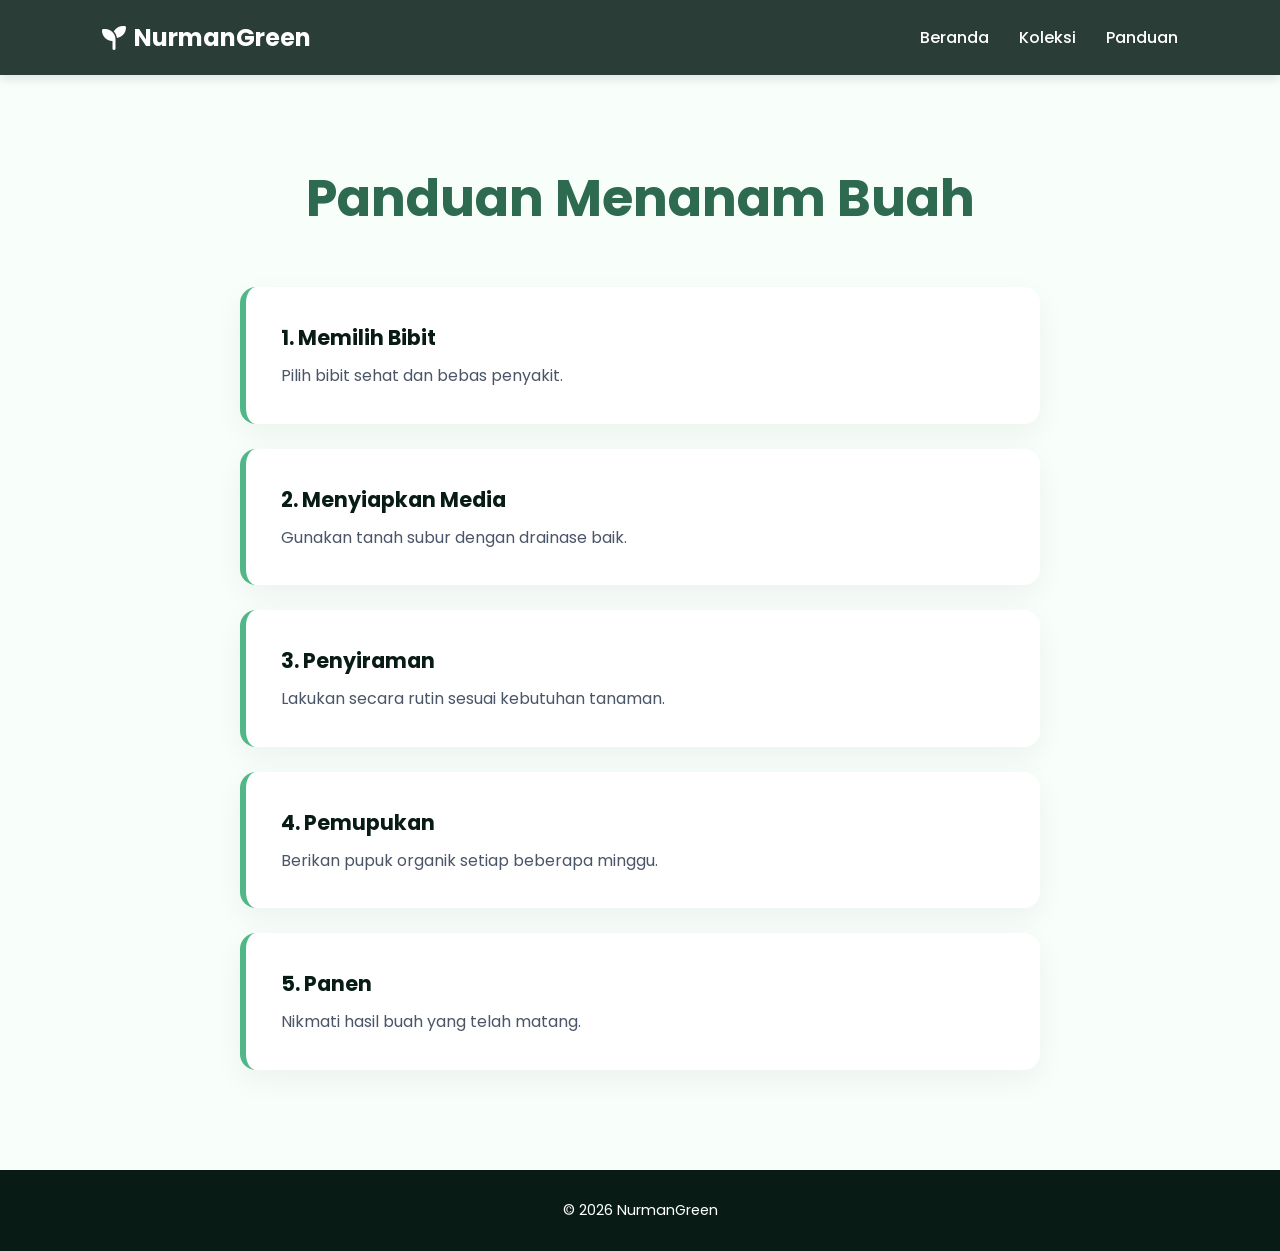
<file: panduan.html>
<!doctype html>
<html lang="id">
  <head>
    <meta charset="UTF-8" />
    <meta name="viewport" content="width=device-width, initial-scale=1.0" />

    <title>Panduan Menanam</title>

    <link rel="stylesheet" href="style/style.css" />

    <link
      href="https://fonts.googleapis.com/css2?family=Poppins:wght@300;400;500;600;700;800&display=swap"
      rel="stylesheet"
    />

    <link
      rel="stylesheet"
      href="https://cdnjs.cloudflare.com/ajax/libs/font-awesome/6.7.2/css/all.min.css"
    />
  </head>

  <body>
    <nav>
      <div class="logo">
        <i class="fa-solid fa-seedling"></i>
        NurmanGreen
      </div>

      <ul>
        <li><a href="index.html">Beranda</a></li>
        <li><a href="koleksi.html">Koleksi</a></li>
        <li><a href="panduan.html">Panduan</a></li>
      </ul>
    </nav>

    <section class="page-header">
      <h1>Panduan Menanam Buah</h1>
    </section>

    <section class="timeline">
      <div class="step">
        <h3>1. Memilih Bibit</h3>
        <p>Pilih bibit sehat dan bebas penyakit.</p>
      </div>

      <div class="step">
        <h3>2. Menyiapkan Media</h3>
        <p>Gunakan tanah subur dengan drainase baik.</p>
      </div>

      <div class="step">
        <h3>3. Penyiraman</h3>
        <p>Lakukan secara rutin sesuai kebutuhan tanaman.</p>
      </div>

      <div class="step">
        <h3>4. Pemupukan</h3>
        <p>Berikan pupuk organik setiap beberapa minggu.</p>
      </div>

      <div class="step">
        <h3>5. Panen</h3>
        <p>Nikmati hasil buah yang telah matang.</p>
      </div>
    </section>

    <footer>
      <p>© 2026 NurmanGreen</p>
    </footer>
  </body>
</html>
</file>
<file: style/style.css>
:root {
  --primary: #2d6a4f;
  --secondary: #52b788;
  --accent: #95d5b2;
  --dark: #081c15;
  --light: #f8fffb;
  --text-gray: #4a5568;
}

* {
  margin: 0;
  padding: 0;
  box-sizing: border-box;
  font-family: 'Poppins', sans-serif;
}

body {
  background: var(--light);
  color: var(--dark);
  overflow-x: hidden;
}

/* NAVIGATION */
nav {
  position: fixed;
  top: 0;
  width: 100%;
  z-index: 1000;
  display: flex;
  justify-content: space-between;
  align-items: center;
  padding: 20px 8%;
  background: rgba(8, 28, 21, 0.85);
  backdrop-filter: blur(15px);
  box-shadow: 0 4px 10px rgba(0, 0, 0, 0.1);
  transition: padding 0.3s ease;
}

.logo {
  color: white;
  font-size: 1.5rem;
  font-weight: 700;
  display: flex;
  align-items: center;
  gap: 8px;
}

nav ul {
  display: flex;
  gap: 30px;
  list-style: none;
}

nav a {
  color: white;
  text-decoration: none;
  font-weight: 500;
  transition: color 0.3s ease;
}

/* HERO SECTION */
.hero {
  width: min(1300px, 90%);
  margin: auto;
  min-height: 100vh;
  display: grid;
  grid-template-columns: 1fr 1fr;
  align-items: center;
  gap: 60px;
  background: radial-gradient(circle at top left, rgba(82, 183, 136, 0.15), transparent 50%);
  position: relative;
  padding-top: 80px; /* Offset for fixed nav */
}

.circle {
  position: absolute;
  border-radius: 50%;
  z-index: -1;
}

.one {
  width: 300px;
  height: 300px;
  background: var(--accent);
  opacity: 0.2;
  top: 15%;
  left: -5%;
}

.two {
  width: 200px;
  height: 200px;
  background: var(--secondary);
  opacity: 0.15;
  right: 5%;
  bottom: 15%;
}

.badge {
  display: inline-block;
  background: #d8f3dc;
  color: var(--primary);
  font-weight: 600;
  padding: 10px 20px;
  border-radius: 50px;
  margin-bottom: 20px;
  box-shadow: 0 4px 15px rgba(45, 106, 79, 0.1);
}

.hero-left h1 {
  font-size: clamp(2.5rem, 4.5vw, 4.5rem);
  line-height: 1.2;
  margin-bottom: 20px;
  font-weight: 800;
  color: var(--dark);
}

.hero-left p {
  font-size: 1.1rem;
  line-height: 1.7;
  color: var(--text-gray);
  margin-bottom: 30px;
  max-width: 90%;
}

.hero-btns {
  display: flex;
  gap: 15px;
  flex-wrap: wrap;
}

.btn {
  display: inline-block;
  padding: 15px 32px;
  background: var(--primary);
  color: white;
  text-decoration: none;
  border-radius: 50px;
  font-weight: 600;
  transition: all 0.3s ease;
  box-shadow: 0 10px 20px rgba(45, 106, 79, 0.2);
}

.btn-outline {
  display: inline-block;
  padding: 15px 32px;
  border: 2px solid var(--primary);
  color: var(--primary);
  text-decoration: none;
  border-radius: 50px;
  font-weight: 600;
  transition: all 0.3s ease;
}

.hero-right img {
  width: 100%;
  border-radius: 32px;
  box-shadow: 0 30px 60px rgba(0, 0, 0, 0.15);
  transition: transform 0.5s ease, box-shadow 0.5s ease;
  object-fit: cover;
  aspect-ratio: 4/3;
}

/* ABOUT SECTION */
.about {
  width: min(1000px, 90%);
  margin: auto;
  padding: 100px 0;
  text-align: center;
}

.about h2 {
  font-size: clamp(1.8rem, 3vw, 2.5rem);
  margin-bottom: 20px;
}

.about-card {
  background: white;
  padding: 40px;
  border-radius: 24px;
  box-shadow: 0 20px 40px rgba(0, 0, 0, 0.05);
  margin-top: 30px;
  text-align: left;
  line-height: 1.8;
  color: var(--text-gray);
}

.about-card p {
  margin-bottom: 15px;
}

/* CONTACT */
.contact {
  width: min(600px, 90%); /* Ukuran pas untuk form simpel */
  margin: auto;
  padding: 80px 0;
  text-align: center;
}

.contact h2 {
  font-size: clamp(1.8rem, 3vw, 2.3rem);
  margin-bottom: 30px;
  color: var(--dark);
}

.contact-card {
  background: white;
  padding: 40px;
  border-radius: 20px;
  box-shadow: 0 10px 30px rgba(0, 0, 0, 0.05);
  text-align: left;
}

.form-group {
  margin-bottom: 20px;
  display: flex;
  flex-direction: column;
  gap: 8px;
}

.form-group label {
  font-weight: 600;
  font-size: 0.9rem;
  color: var(--primary);
}

.form-group input,
.form-group textarea {
  width: 100%;
  padding: 12px 16px;
  border: 1px solid #d1d5db; /* Border tipis abu-abu netral */
  border-radius: 8px;
  font-family: inherit;
  font-size: 0.95rem;
  color: var(--dark);
  outline: none;
}

.form-group p {
  color: red;
  font-size: 0.8rem;
}

/* Hanya perubahan warna border saat diklik (tanpa animasi transisi) */
.form-group input:focus,
.form-group textarea:focus {
  border-color: var(--primary);
}

.form-group textarea {
  resize: none; /* Ukuran tetap statis agar rapi */
}

.btn-submit {
  width: 100%;
  padding: 14px;
  background: var(--primary);
  color: white;
  border: none;
  border-radius: 8px;
  font-size: 1rem;
  font-weight: 600;
  cursor: pointer;
}

#status {
  margin-top: 15px;
  text-align: center;
  font-size: 0.95rem;
}

/* Penyesuaian untuk HP */
@media(max-width: 600px) {
  .contact-card {
    padding: 25px 20px;
  }
}
/* GENERAL PAGES & HEADER */
.page-header {
  padding-top: 160px;
  text-align: center;
  padding-bottom: 40px;
}

.page-header h1 {
  font-size: clamp(2rem, 4vw, 3.5rem);
  color: var(--primary);
  margin-bottom: 10px;
}

/* FRUIT GRID (KOLEKSI) */
.fruit-grid {
  width: min(1200px, 90%);
  margin: 0 auto 100px auto;
  display: grid;
  grid-template-columns: repeat(auto-fit, minmax(320px, 1fr));
  gap: 30px;
}

.fruit-card {
  background: white;
  border-radius: 24px;
  overflow: hidden;
  box-shadow: 0 15px 35px rgba(0, 0, 0, 0.06);
  transition: transform 0.3s ease, box-shadow 0.3s ease;
}

.fruit-card img {
  width: 100%;
  height: 250px;
  object-fit: cover;
}

.fruit-card h3 {
  padding: 20px 20px 5px 20px;
  color: var(--dark);
  font-size: 1.4rem;
}

.fruit-card p {
  padding: 0 20px 25px 20px;
  color: var(--text-gray);
  line-height: 1.6;
}

/* TABLE SECTION (KOLEKSI) */
.table-section {
  width: min(1000px, 90%);
  margin: auto;
  padding-bottom: 100px;
}

.table-section h2 {
  text-align: center;
  margin-bottom: 30px;
  font-size: clamp(1.8rem, 3vw, 2.5rem);
}

.table-container {
  overflow-x: auto;
  border-radius: 16px;
  box-shadow: 0 10px 30px rgba(0, 0, 0, 0.05);
}

table {
  width: 100%;
  border-collapse: collapse;
  min-width: 600px; /* Force table to be scrollable on mobile */
  background: white;
}

th {
  background: var(--primary);
  color: white;
  font-weight: 600;
}

th, td {
  padding: 18px 20px;
  border: 1px solid #eee;
  text-align: left;
}

tr:nth-child(even) {
  background: #fdfdfd;
}

/* TIMELINE (PANDUAN) */
.timeline {
  width: min(800px, 90%);
  margin: 0 auto 100px auto;
}

.step {
  background: white;
  padding: 35px;
  margin-bottom: 25px;
  border-left: 6px solid var(--secondary);
  border-radius: 16px;
  box-shadow: 0 10px 30px rgba(0, 0, 0, 0.05);
  transition: transform 0.3s ease;
}

.step h3 {
  color: var(--dark);
  margin-bottom: 10px;
  font-size: 1.3rem;
}

.step p {
  color: var(--text-gray);
  line-height: 1.6;
}

/* FOOTER */
footer {
  background: var(--dark);
  color: white;
  text-align: center;
  padding: 30px;
  font-size: 0.9rem;
}

/* RESPONSIVE DESIGN (TABLETS) */
@media(max-width: 950px) {
  nav {
    flex-direction: column;
    padding: 15px 5%;
    gap: 15px;
  }

  nav ul {
    flex-wrap: wrap;
    justify-content: center;
    gap: 20px;
  }

  .hero {
    grid-template-columns: 1fr;
    padding-top: 180px;
    padding-bottom: 80px;
    text-align: center;
  }

  .hero-left p {
    margin: 0 auto 30px auto;
  }

  .hero-btns {
    justify-content: center;
  }

  .hero-right {
    padding: 0 20px;
  }
}

/* RESPONSIVE DESIGN (PHONES) */
@media(max-width: 600px) {
  .hero-left h1 {
    font-size: 2.2rem;
  }
  
  .hero-btns {
    flex-direction: column;
    width: 100%;
  }

  .btn, .btn-outline {
    width: 100%;
    text-align: center;
  }

  .about-card {
    padding: 25px;
  }

  .step {
    padding: 25px;
  }

  .page-header {
    padding-top: 150px;
  }
}
</file>
